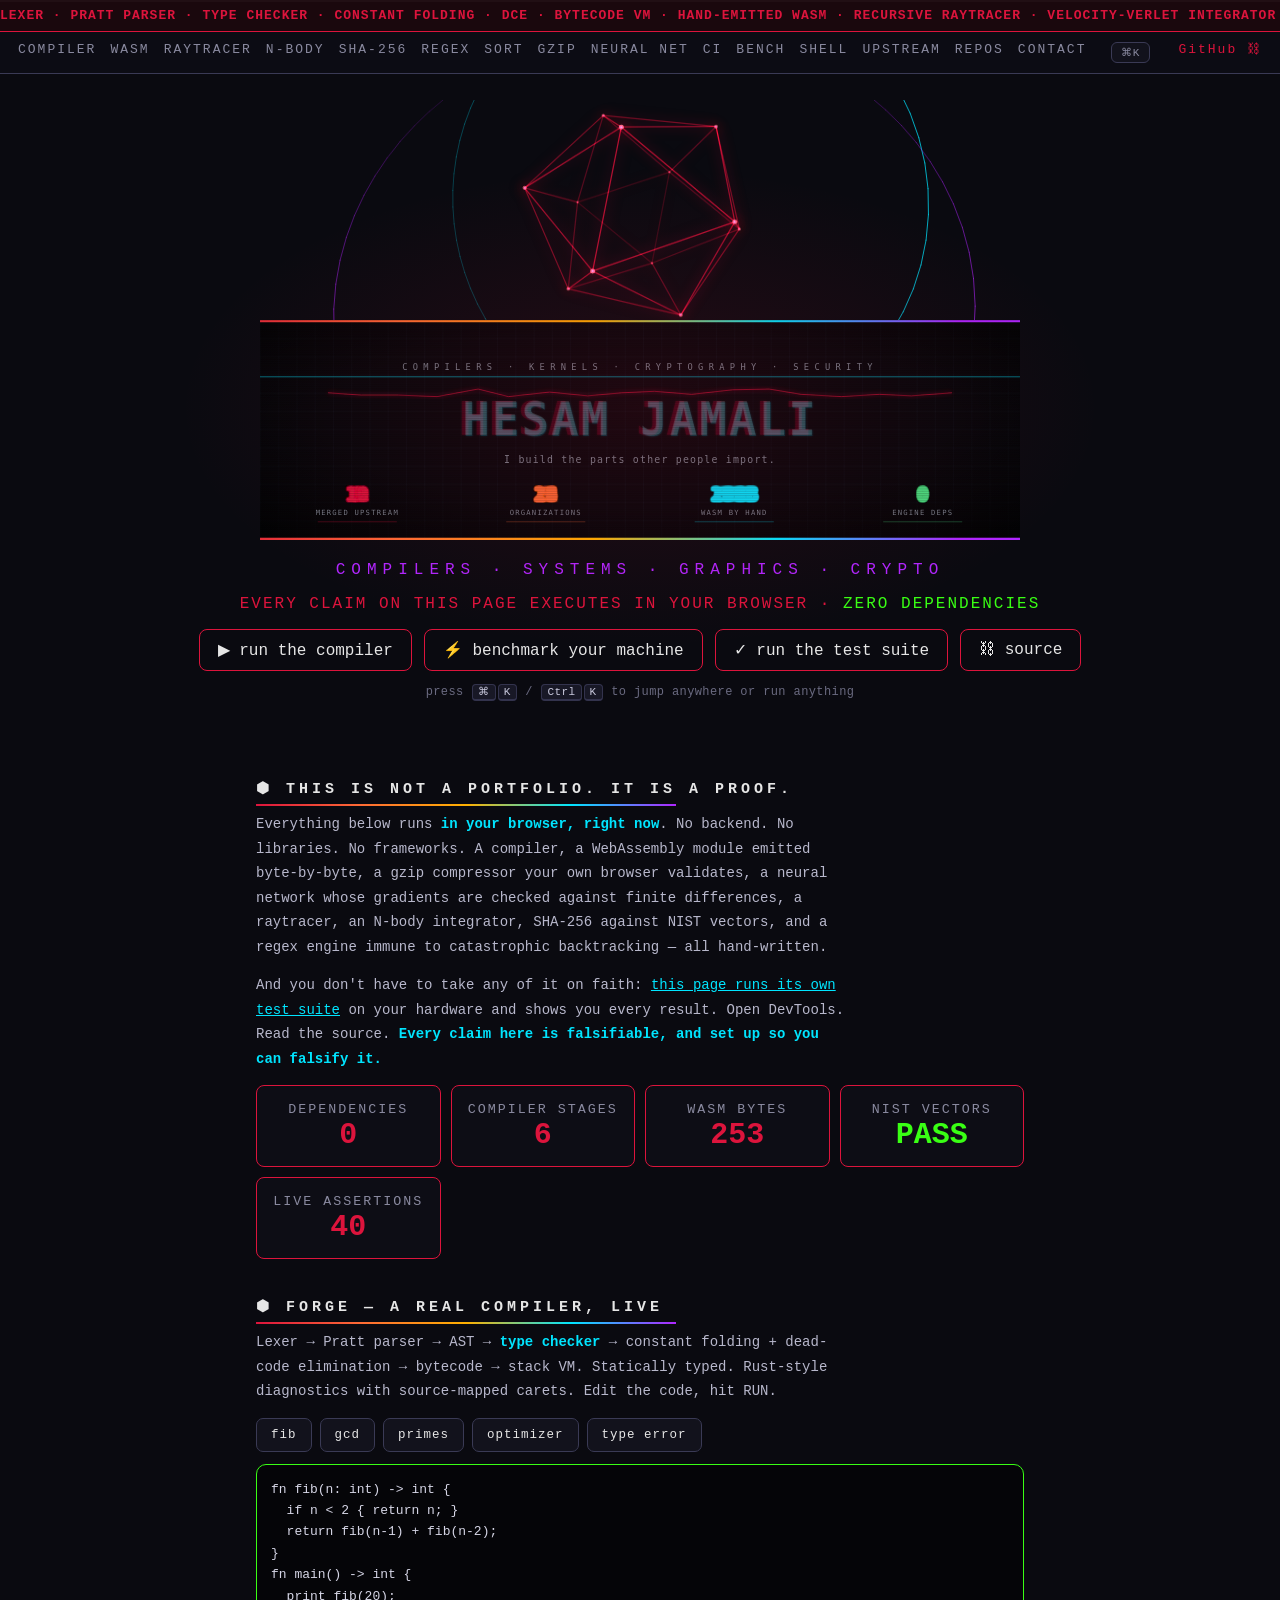
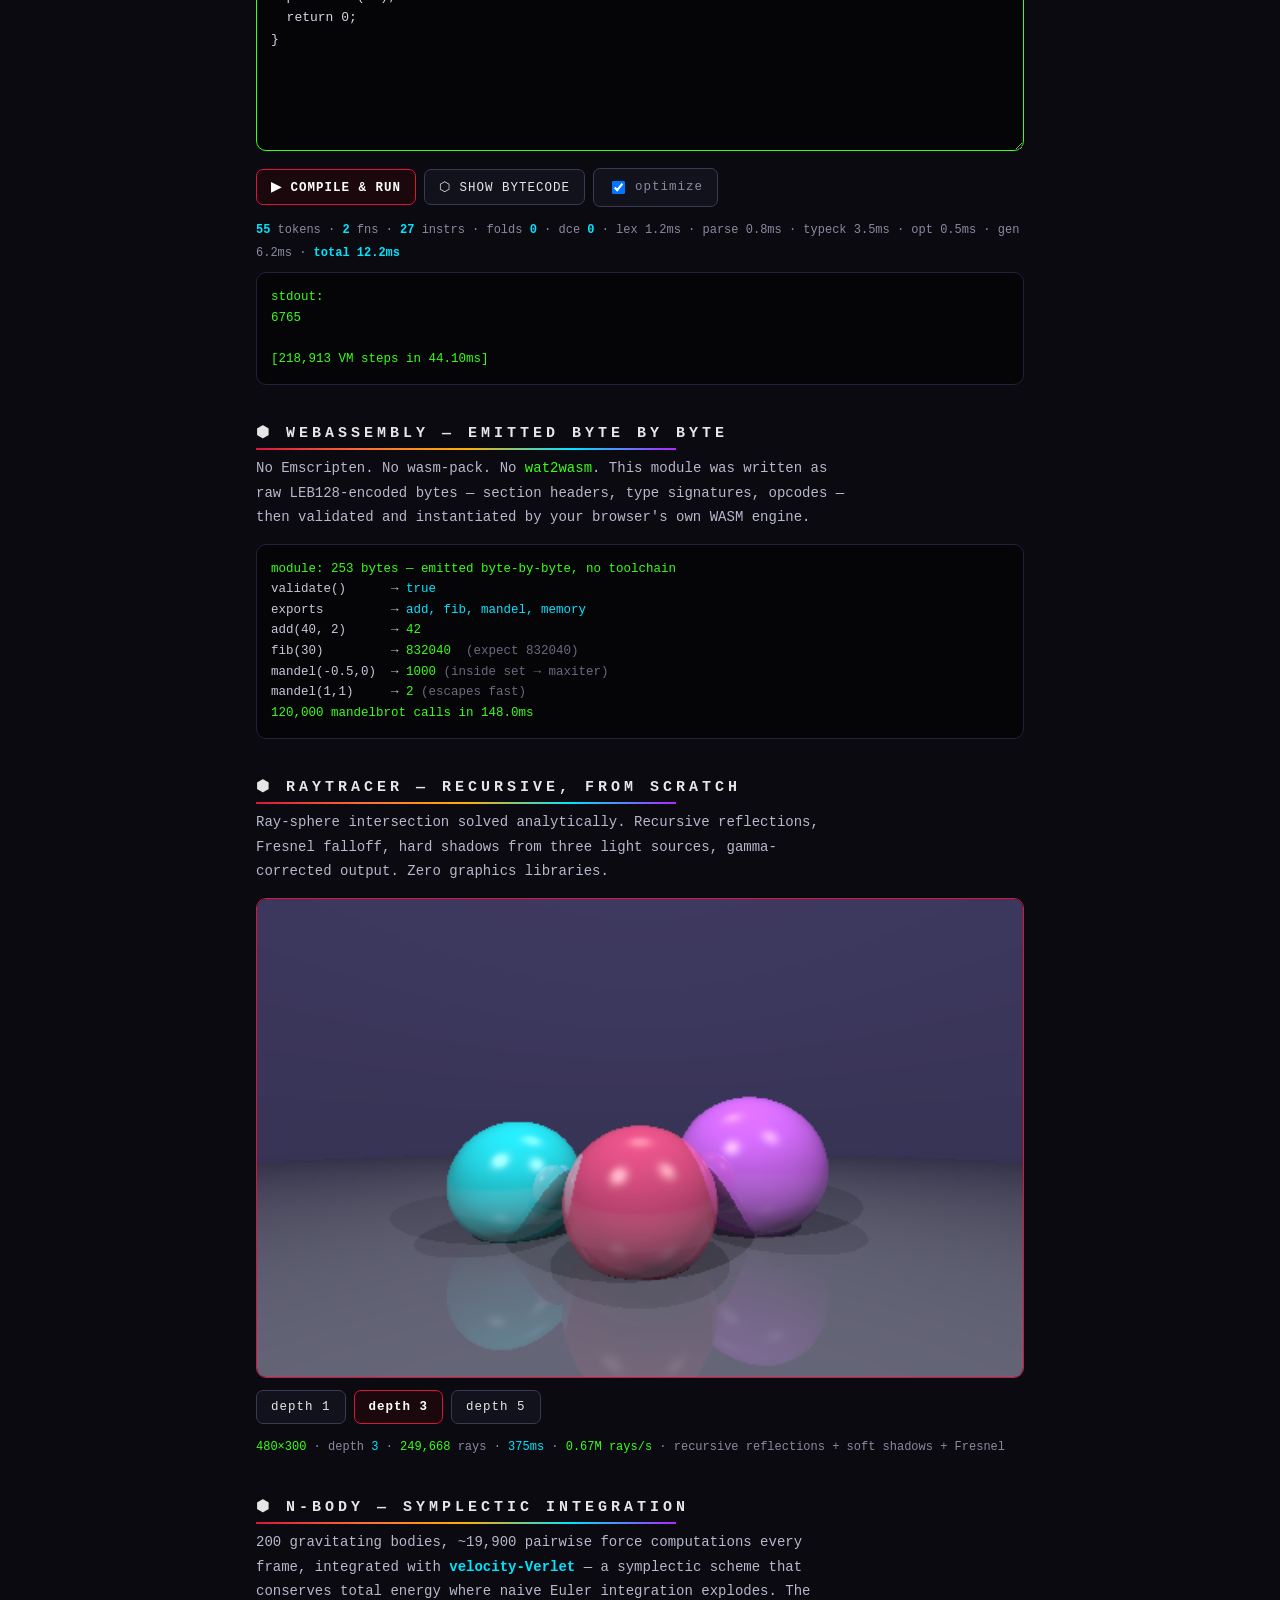
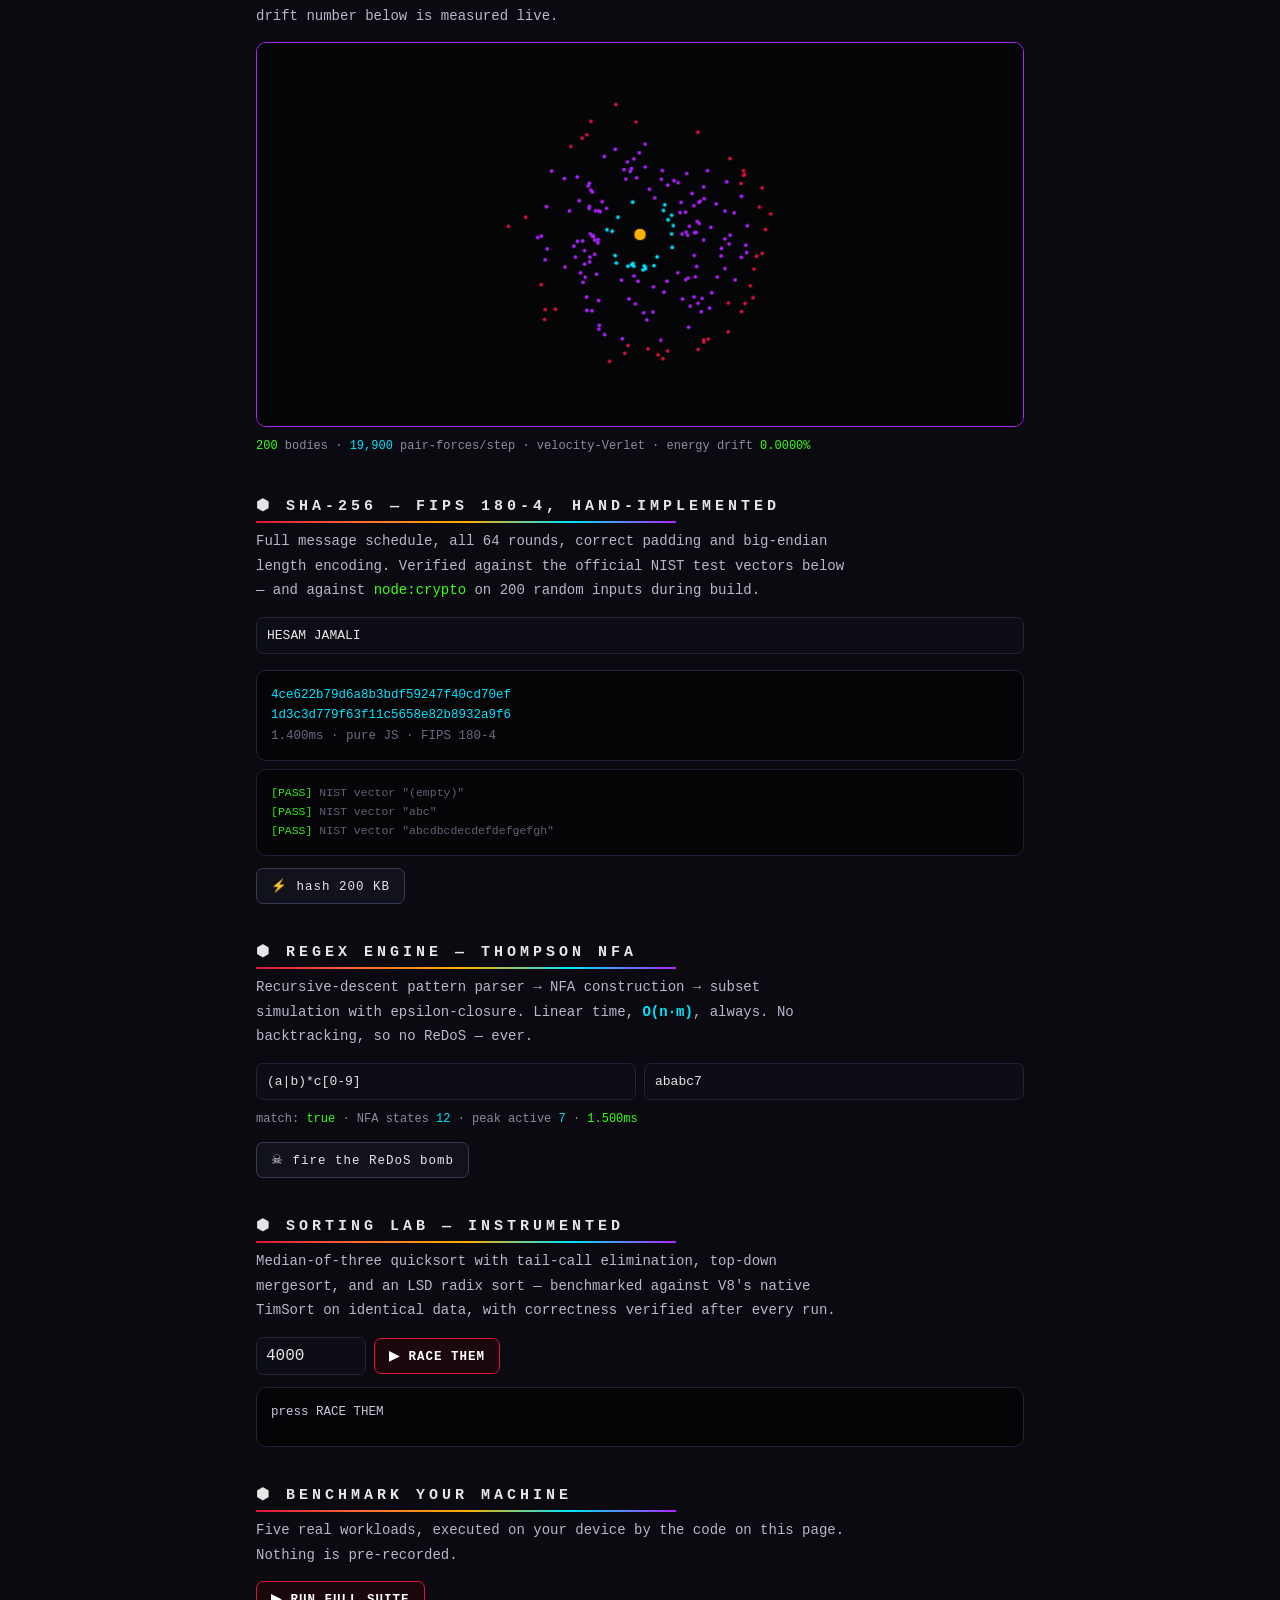
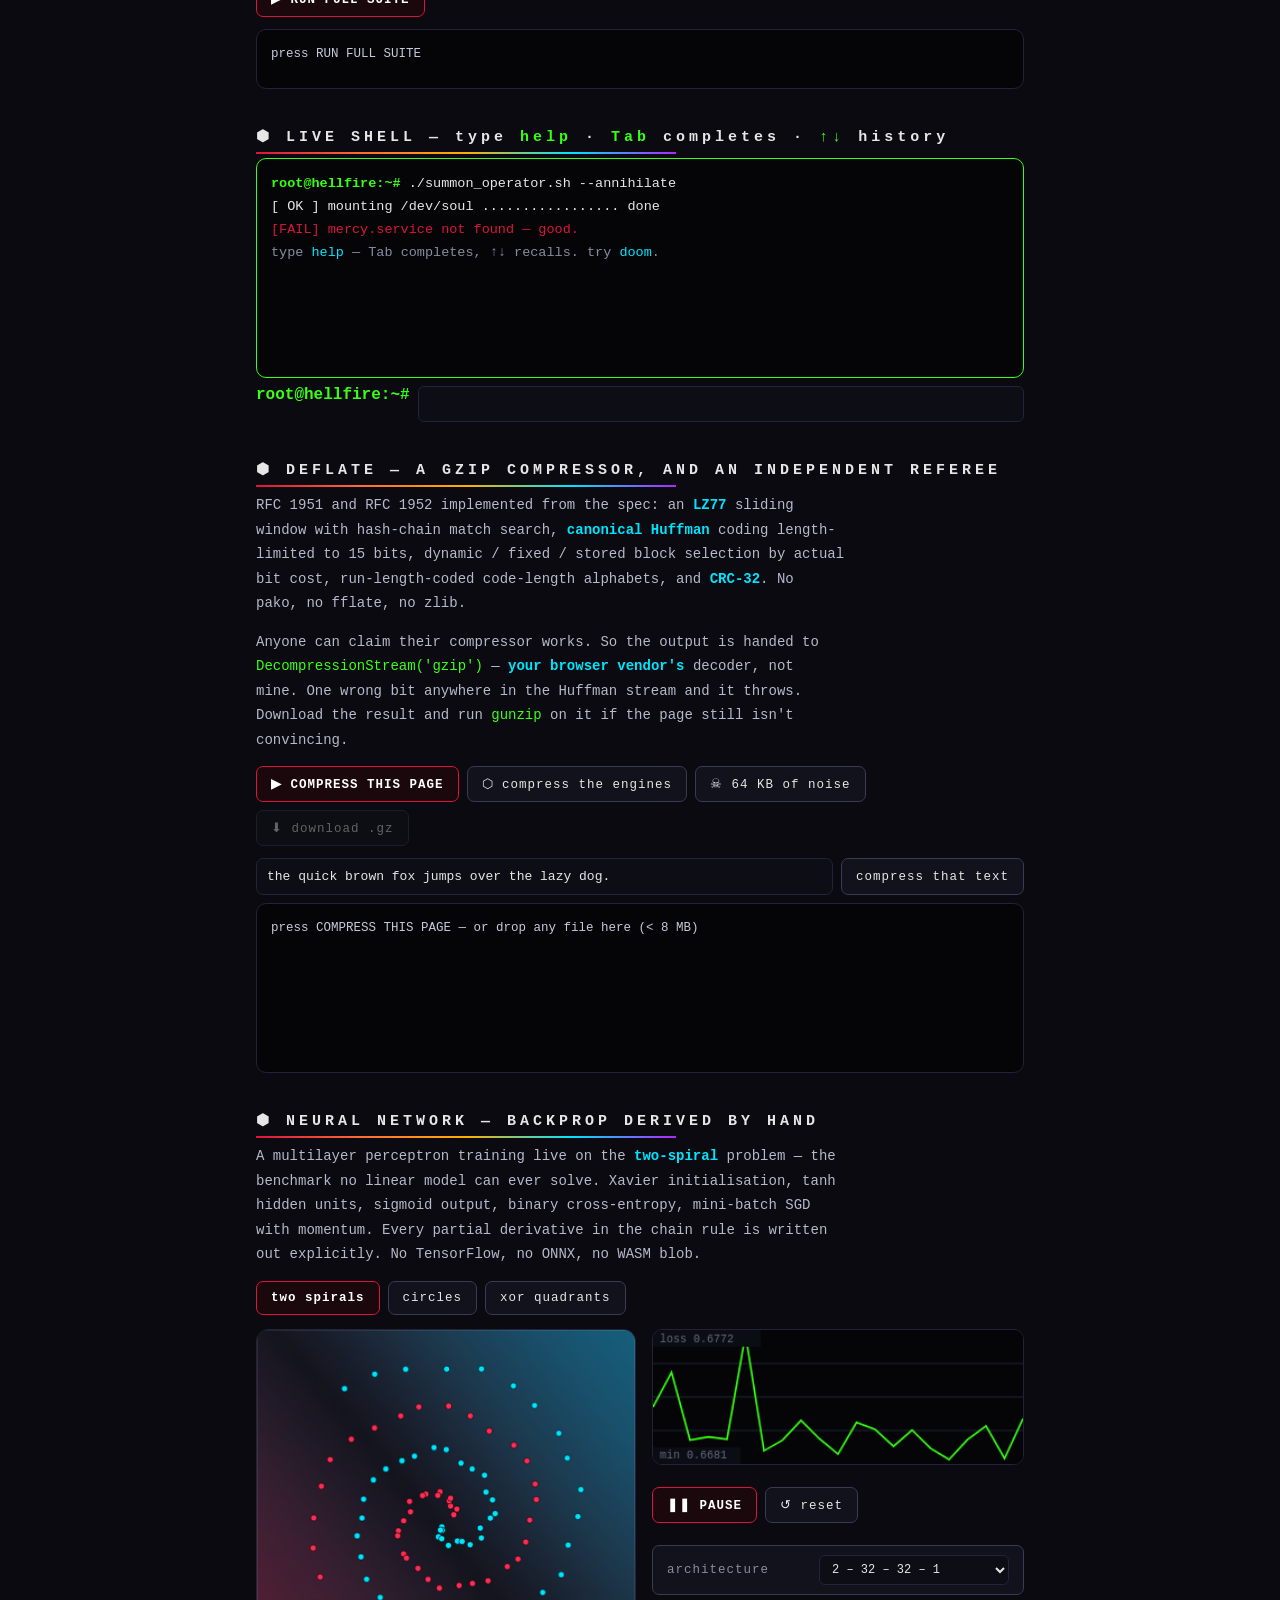
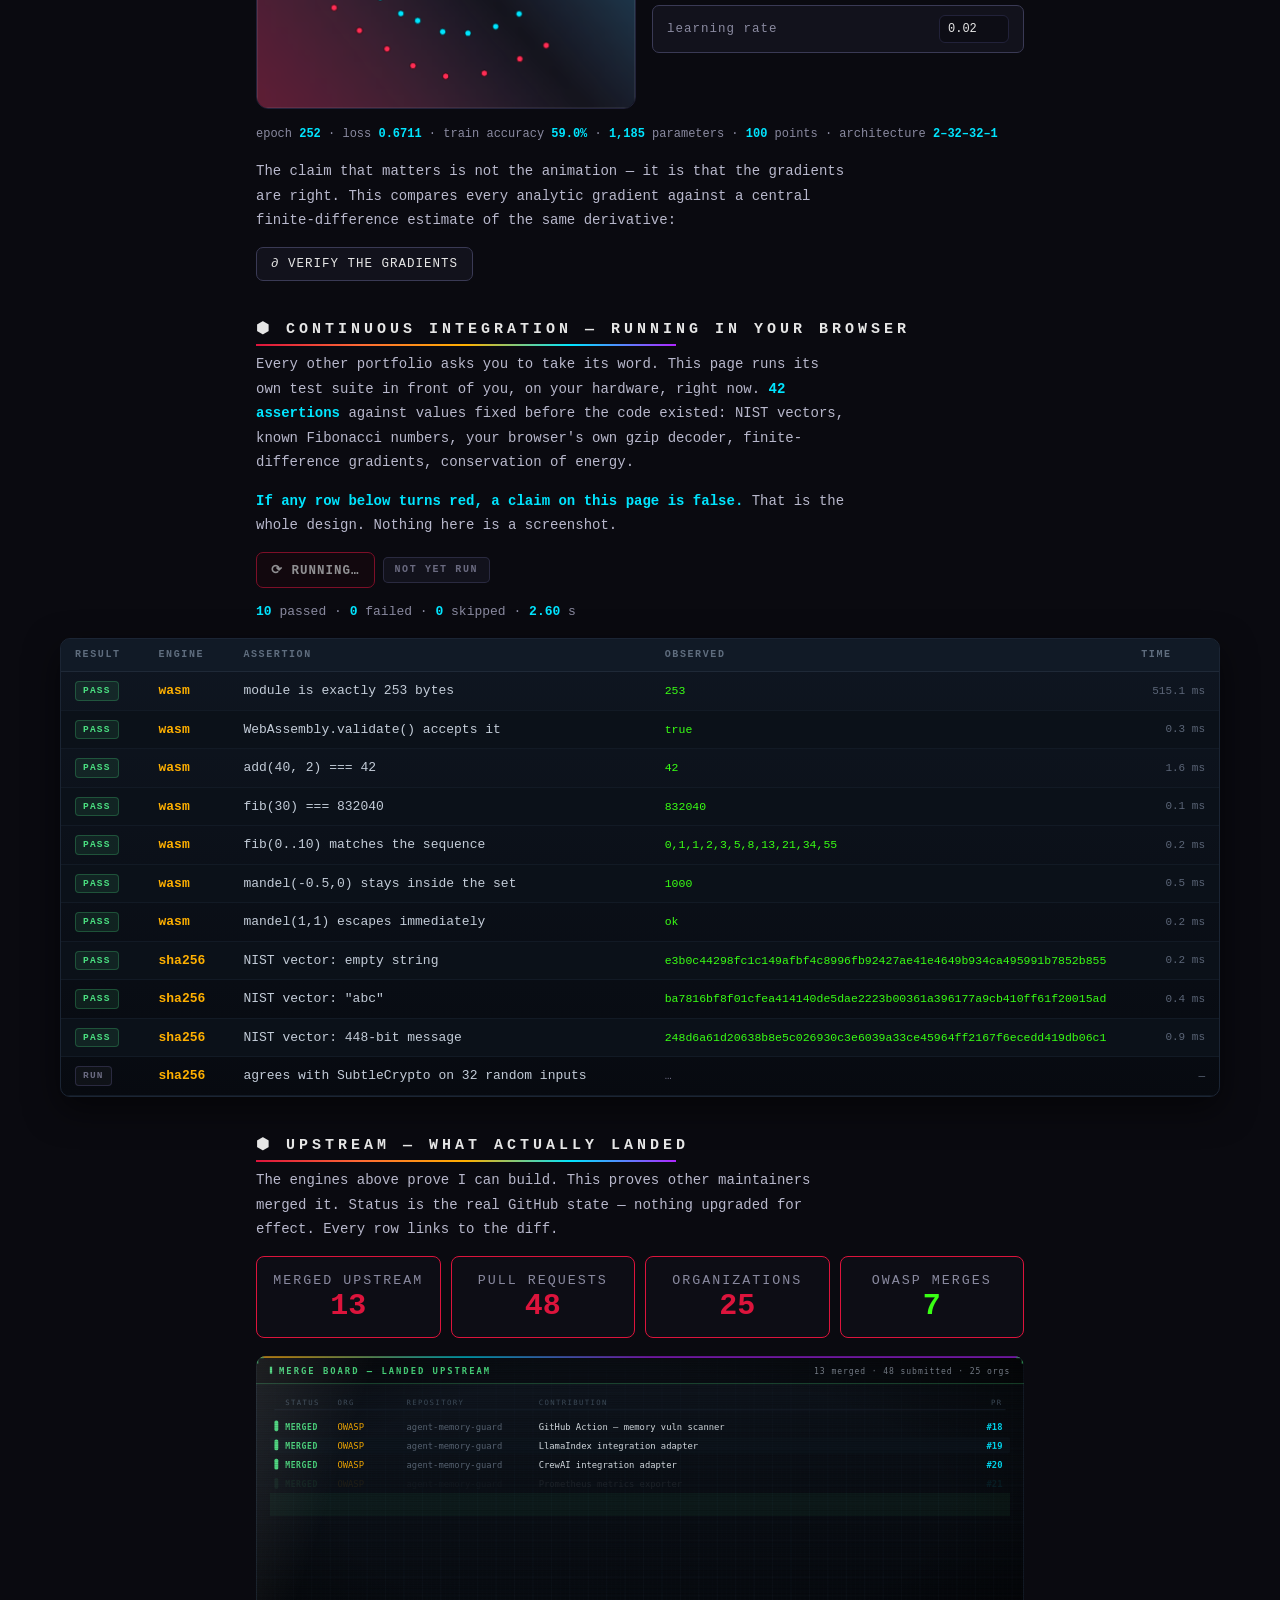
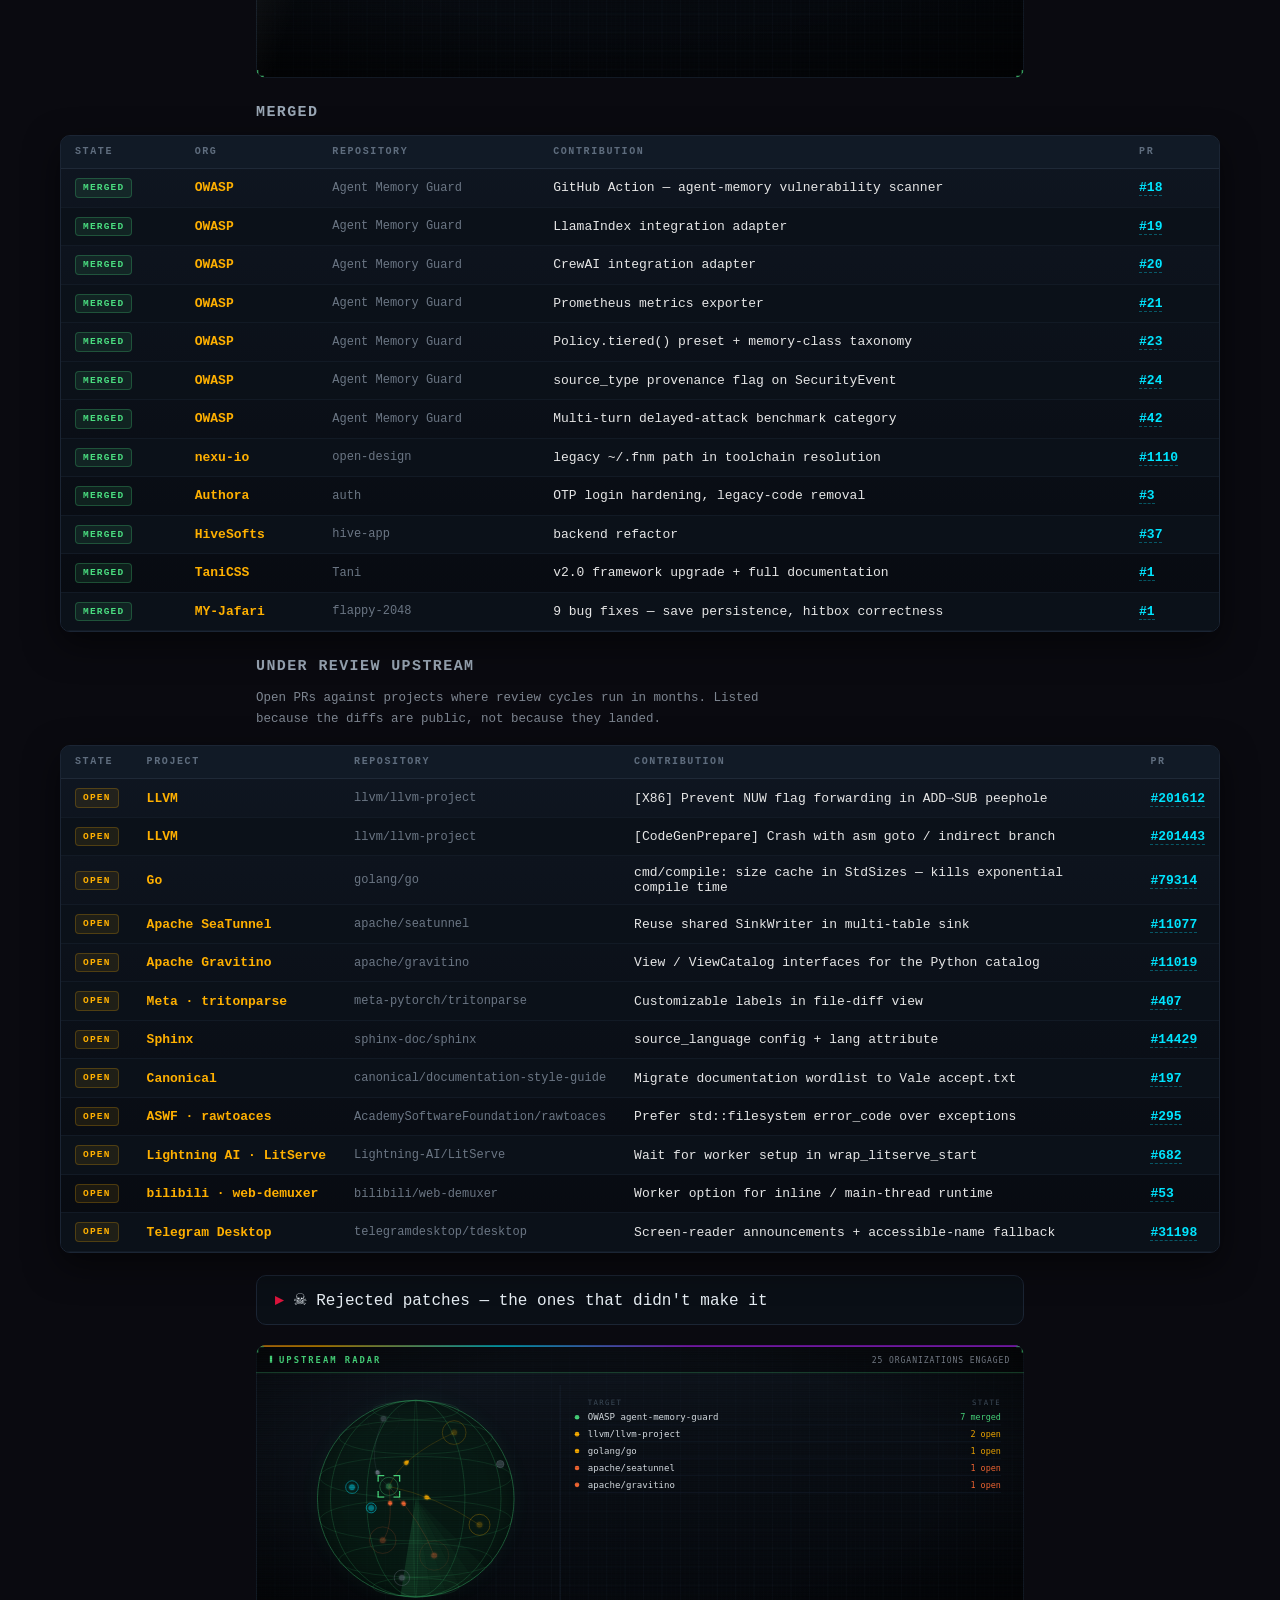
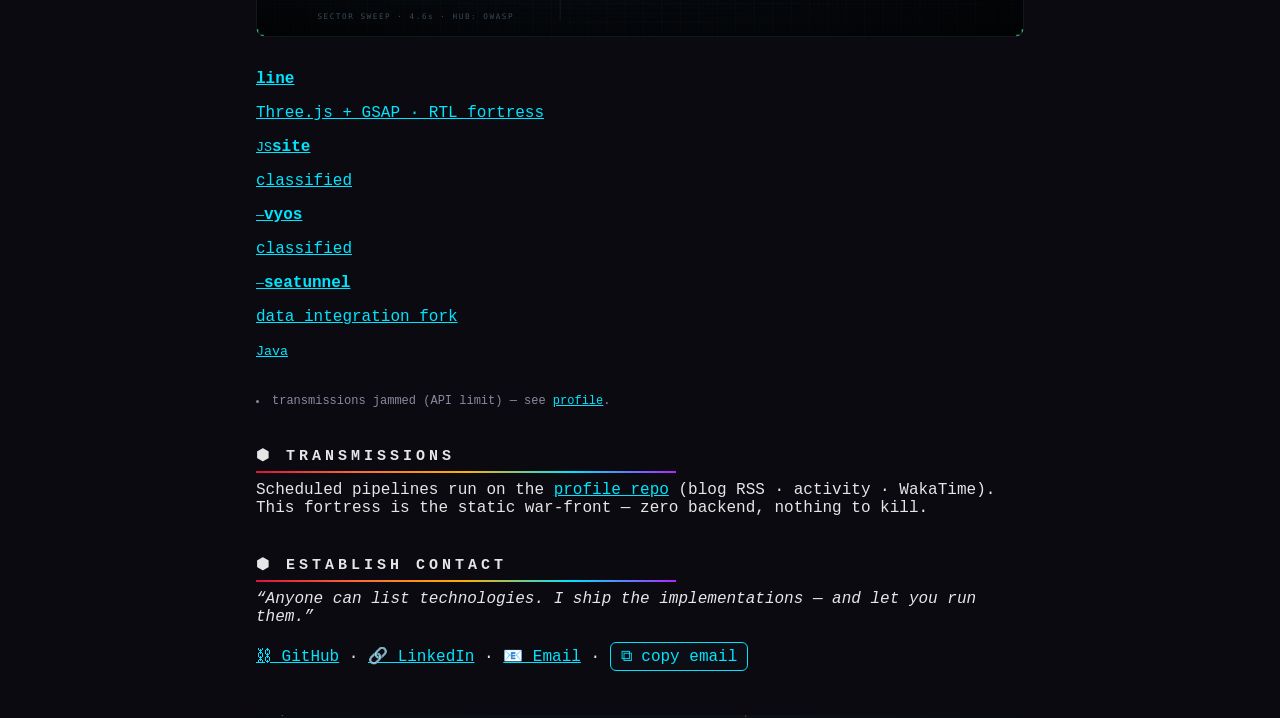
<file: index.html>
<!DOCTYPE html>
<html lang="en">
<head>
<meta charset="UTF-8"/>
<meta name="viewport" content="width=device-width, initial-scale=1.0"/>
<title>HESAM JAMALI — compiler · wasm · gzip · neural net, live in your browser</title>
<meta name="description" content="A compiler, a hand-emitted WebAssembly module, a gzip compressor your own browser verifies, a neural network with hand-derived backprop, a raytracer and SHA-256 — written from scratch, running live in your browser, with a 42-assertion test suite that proves it. Zero dependencies."/>
<link rel="canonical" href="https://hesam-oxe.github.io/"/>
<meta name="theme-color" content="#0a0a10"/>
<meta property="og:type" content="website"/>
<meta property="og:title" content="Hesam Jamali — a compiler, a hand-written WASM module, and SHA-256, live in your browser"/>
<meta property="og:description" content="A six-stage compiler, a 253-byte WebAssembly module emitted byte by byte, an RFC 1951 gzip compressor validated by your browser's own decoder, backpropagation checked against finite differences, and FIPS 180-4 SHA-256 — hand-written, zero dependencies, executing on your machine right now."/>
<meta property="og:url" content="https://hesam-oxe.github.io/"/>
<meta name="twitter:card" content="summary_large_image"/>
<meta property="og:image" content="https://hesam-oxe.github.io/assets/glitch-name.svg"/>
<meta name="twitter:title" content="Hesam Jamali — compilers, systems, cryptography"/>
<meta name="twitter:description" content="Compiler, hand-emitted WASM, gzip, backprop, raytracer, SHA-256 — live in your browser, with a test suite that runs in front of you. Every claim is falsifiable."/>
<link rel="icon" type="image/svg+xml" href="favicon.svg"/>
<link rel="manifest" href="manifest.webmanifest"/>
<link rel="stylesheet" href="styles.css"/>
<script type="application/ld+json">
{"@context":"https://schema.org","@type":"Person","name":"Hesam Jamali","alternateName":"hesam-oxe",
"url":"https://hesam-oxe.github.io/","email":"mailto:chngyzkhanwhsht@gmail.com",
"jobTitle":"Systems & Compiler Engineer",
"description":"Writes compilers, WebAssembly, renderers, cryptography and compression from scratch. Contributor to OWASP, LLVM, Apache SeaTunnel, Apache Gravitino, Sphinx and Telegram Desktop.",
"knowsAbout":["Compilers","WebAssembly","Computer graphics","Cryptography","Data compression","Rust","C","TypeScript","Python"],
"sameAs":["https://github.com/hesam-oxe","https://www.linkedin.com/in/hesam-jamali-218b93414/"]}
</script>
</head>
<body>
<a class="skip" href="#main">skip to content</a>
<div class="ticker" aria-hidden="true"><span>LEXER · PRATT PARSER · TYPE CHECKER · CONSTANT FOLDING · DCE · BYTECODE VM · HAND-EMITTED WASM · RECURSIVE RAYTRACER · VELOCITY-VERLET INTEGRATOR · FIPS 180-4 SHA-256 · THOMPSON NFA · LZ77 · CANONICAL HUFFMAN · CRC-32 · BACKPROPAGATION · 42 LIVE ASSERTIONS · ZERO DEPENDENCIES ·&nbsp;</span><span>LEXER · PRATT PARSER · TYPE CHECKER · CONSTANT FOLDING · DCE · BYTECODE VM · HAND-EMITTED WASM · RECURSIVE RAYTRACER · VELOCITY-VERLET INTEGRATOR · FIPS 180-4 SHA-256 · THOMPSON NFA · LZ77 · CANONICAL HUFFMAN · CRC-32 · BACKPROPAGATION · 42 LIVE ASSERTIONS · ZERO DEPENDENCIES ·&nbsp;</span></div>
<nav aria-label="sections">
  <a href="#compiler">COMPILER</a><a href="#wasm">WASM</a><a href="#raytracer">RAYTRACER</a><a
  href="#nbody">N-BODY</a><a href="#crypto">SHA-256</a><a href="#regex">REGEX</a><a
  href="#sortlab">SORT</a><a href="#gzip">GZIP</a><a href="#nn">NEURAL NET</a><a
  href="#ci">CI</a><a href="#bench">BENCH</a><a href="#shell">SHELL</a><a
  href="#upstream">UPSTREAM</a><a href="#repos">REPOS</a><a href="#contact">CONTACT</a>
  <button class="palbtn" data-palette type="button" aria-label="open command palette">⌘K</button>
  <a class="gh" href="https://github.com/hesam-oxe">GitHub ⛓</a>
</nav>
<header class="hero">
  <canvas id="hero3d" aria-label="3D core (WebGL, optional)"></canvas>
  <img class="hero-fallback" src="assets/glitch-name.svg" alt="HESAM JAMALI" fetchpriority="high"/>
  <p class="sub">COMPILERS · SYSTEMS · GRAPHICS · CRYPTO</p>
  <p class="kill">EVERY CLAIM ON THIS PAGE EXECUTES IN YOUR BROWSER · <span class="g">ZERO DEPENDENCIES</span></p>
  <div class="cta">
    <a href="#compiler">▶ run the compiler</a>
    <a href="#bench">⚡ benchmark your machine</a>
    <a href="#ci">✓ run the test suite</a>
    <a href="https://github.com/hesam-oxe">⛓ source</a>
  </div>
  <p class="hint">press <kbd>⌘</kbd><kbd>K</kbd> <span class="d">/</span> <kbd>Ctrl</kbd><kbd>K</kbd> <span class="d">to jump anywhere or run anything</span></p>
</header>
<main id="main">
  <section id="proof" class="reveal">
    <h2>⬢ THIS IS NOT A PORTFOLIO. IT IS A PROOF.</h2>
    <p class="lead">Everything below runs <b>in your browser, right now</b>. No backend. No libraries.
    No frameworks. A compiler, a WebAssembly module emitted byte-by-byte, a gzip compressor your own
    browser validates, a neural network whose gradients are checked against finite differences, a
    raytracer, an N-body integrator, SHA-256 against NIST vectors, and a regex engine immune to
    catastrophic backtracking — all hand-written.</p>
    <p class="lead">And you don't have to take any of it on faith: <a href="#ci">this page runs its
    own test suite</a> on your hardware and shows you every result. Open DevTools. Read the source.
    <b>Every claim here is falsifiable, and set up so you can falsify it.</b></p>
    <div class="cards">
      <div><small>DEPENDENCIES</small><b>0</b></div>
      <div><small>COMPILER STAGES</small><b>6</b></div>
      <div><small>WASM BYTES</small><b>253</b></div>
      <div><small>NIST VECTORS</small><b class="g">PASS</b></div>
      <div><small>LIVE ASSERTIONS</small><b id="cicount2">40</b></div>
    </div>
  </section>

  <section id="compiler" class="reveal">
    <h2>⬢ FORGE — A REAL COMPILER, LIVE</h2>
    <p class="lead">Lexer → Pratt parser → AST → <b>type checker</b> → constant folding + dead-code
    elimination → bytecode → stack VM. Statically typed. Rust-style diagnostics with source-mapped
    carets. Edit the code, hit RUN.</p>
    <div class="btnrow">
      <button data-demo="fib" type="button">fib</button>
      <button data-demo="gcd" type="button">gcd</button>
      <button data-demo="sieve" type="button">primes</button>
      <button data-demo="optimize" type="button">optimizer</button>
      <button data-demo="typeerror" type="button">type error</button>
    </div>
    <textarea id="csrc" spellcheck="false" aria-label="source code" rows="12"></textarea>
    <div class="btnrow">
      <button id="crun" class="primary" type="button">▶ COMPILE &amp; RUN</button>
      <button id="casm" type="button">⬡ SHOW BYTECODE</button>
      <label class="chk"><input id="coptim" type="checkbox" checked/> optimize</label>
    </div>
    <p class="stats" id="cstats"></p>
    <pre class="out" id="cout" aria-live="polite"></pre>
  </section>

  <section id="wasm" class="reveal">
    <h2>⬢ WEBASSEMBLY — EMITTED BYTE BY BYTE</h2>
    <p class="lead">No Emscripten. No wasm-pack. No <code>wat2wasm</code>. This module was written as raw
    LEB128-encoded bytes — section headers, type signatures, opcodes — then validated and instantiated
    by your browser's own WASM engine.</p>
    <pre class="out" id="wasmout">loading module…</pre>
  </section>

  <section id="raytracer" class="reveal">
    <h2>⬢ RAYTRACER — RECURSIVE, FROM SCRATCH</h2>
    <p class="lead">Ray-sphere intersection solved analytically. Recursive reflections, Fresnel falloff,
    hard shadows from three light sources, gamma-corrected output. Zero graphics libraries.</p>
    <canvas id="rtcv" width="480" height="300" aria-label="raytraced scene rendered live"></canvas>
    <div class="btnrow">
      <button id="rtd2" type="button">depth 1</button>
      <button id="rtd3" class="primary" type="button">depth 3</button>
      <button id="rtd5" type="button">depth 5</button>
    </div>
    <p class="stats" id="rtinfo"></p>
  </section>

  <section id="nbody" class="reveal">
    <h2>⬢ N-BODY — SYMPLECTIC INTEGRATION</h2>
    <p class="lead">200 gravitating bodies, ~19,900 pairwise force computations every frame, integrated
    with <b>velocity-Verlet</b> — a symplectic scheme that conserves total energy where naive Euler
    integration explodes. The drift number below is measured live.</p>
    <canvas id="nbcv" width="680" height="340" aria-label="n-body gravitational simulation"></canvas>
    <p class="stats" id="nbinfo"></p>
  </section>

  <section id="crypto" class="reveal">
    <h2>⬢ SHA-256 — FIPS 180-4, HAND-IMPLEMENTED</h2>
    <p class="lead">Full message schedule, all 64 rounds, correct padding and big-endian length encoding.
    Verified against the official NIST test vectors below — and against <code>node:crypto</code> on 200
    random inputs during build.</p>
    <input id="shain" class="wide" spellcheck="false" aria-label="text to hash"/>
    <pre class="out" id="shaout"></pre>
    <pre class="out small" id="shavec"></pre>
    <div class="btnrow"><button id="shabench" type="button">⚡ hash 200 KB</button></div>
    <p class="stats" id="shabenchout"></p>
  </section>

  <section id="regex" class="reveal">
    <h2>⬢ REGEX ENGINE — THOMPSON NFA</h2>
    <p class="lead">Recursive-descent pattern parser → NFA construction → subset simulation with
    epsilon-closure. Linear time, <b>O(n·m)</b>, always. No backtracking, so no ReDoS — ever.</p>
    <div class="inputrow">
      <input id="rep" class="wide" value="(a|b)*c[0-9]" spellcheck="false" aria-label="regex pattern"/>
      <input id="res" class="wide" value="ababc7" spellcheck="false" aria-label="test string"/>
    </div>
    <p class="stats" id="reout"></p>
    <div class="btnrow"><button id="reevil" type="button">☠ fire the ReDoS bomb</button></div>
    <p class="stats" id="reevilout"></p>
  </section>

  <section id="sortlab" class="reveal">
    <h2>⬢ SORTING LAB — INSTRUMENTED</h2>
    <p class="lead">Median-of-three quicksort with tail-call elimination, top-down mergesort, and an
    LSD radix sort — benchmarked against V8's native TimSort on identical data, with correctness
    verified after every run.</p>
    <div class="btnrow">
      <input id="sortn" type="number" value="4000" min="100" max="200000" step="100" aria-label="element count"/>
      <button id="sortrun" class="primary" type="button">▶ RACE THEM</button>
    </div>
    <pre class="out" id="sortout">press RACE THEM</pre>
  </section>

  <section id="bench" class="reveal">
    <h2>⬢ BENCHMARK YOUR MACHINE</h2>
    <p class="lead">Five real workloads, executed on your device by the code on this page. Nothing is
    pre-recorded.</p>
    <div class="btnrow"><button id="benchrun" class="primary" type="button">▶ RUN FULL SUITE</button></div>
    <pre class="out" id="benchout">press RUN FULL SUITE</pre>
  </section>

  <section id="shell" class="reveal">
    <h2>⬢ LIVE SHELL — type <code>help</code> · <code>Tab</code> completes · <code>↑↓</code> history</h2>
    <div class="term" id="term" role="log" aria-label="emulated ring-0 shell" aria-live="polite"></div>
    <form id="termform"><span aria-hidden="true">root@hellfire:~#</span><input id="terminput" autocomplete="off" autocapitalize="off" spellcheck="false" aria-label="shell input" maxlength="120"/></form>
  </section>

  <section id="gzip" class="reveal">
    <h2>⬢ DEFLATE — A GZIP COMPRESSOR, AND AN INDEPENDENT REFEREE</h2>
    <p class="lead">RFC&nbsp;1951 and RFC&nbsp;1952 implemented from the spec: an <b>LZ77</b> sliding
    window with hash-chain match search, <b>canonical Huffman</b> coding length-limited to 15 bits,
    dynamic / fixed / stored block selection by actual bit cost, run-length-coded code-length
    alphabets, and <b>CRC-32</b>. No pako, no fflate, no zlib.</p>
    <p class="lead">Anyone can claim their compressor works. So the output is handed to
    <code>DecompressionStream('gzip')</code> — <b>your browser vendor's</b> decoder, not mine. One
    wrong bit anywhere in the Huffman stream and it throws. Download the result and run
    <code>gunzip</code> on it if the page still isn't convincing.</p>
    <div class="btnrow">
      <button id="gzpage" class="primary" type="button">▶ COMPRESS THIS PAGE</button>
      <button id="gzengine" type="button">⬡ compress the engines</button>
      <button id="gzrandom" type="button">☠ 64 KB of noise</button>
      <button id="gzdl" type="button" disabled>⬇ download .gz</button>
    </div>
    <div class="inputrow">
      <input id="gzin" class="wide" spellcheck="false" value="the quick brown fox jumps over the lazy dog. " aria-label="text to compress"/>
      <button id="gztext" type="button">compress that text</button>
    </div>
    <pre class="out" id="gzout" aria-live="polite">press COMPRESS THIS PAGE — or drop any file here (&lt; 8 MB)</pre>
    <p class="stats" id="gzstat"></p>
  </section>

  <section id="nn" class="reveal">
    <h2>⬢ NEURAL NETWORK — BACKPROP DERIVED BY HAND</h2>
    <p class="lead">A multilayer perceptron training live on the <b>two-spiral</b> problem — the
    benchmark no linear model can ever solve. Xavier initialisation, tanh hidden units, sigmoid
    output, binary cross-entropy, mini-batch SGD with momentum. Every partial derivative in the
    chain rule is written out explicitly. No TensorFlow, no ONNX, no WASM blob.</p>
    <div class="btnrow">
      <button data-ds="spirals" class="primary" type="button">two spirals</button>
      <button data-ds="circles" type="button">circles</button>
      <button data-ds="xor" type="button">xor quadrants</button>
    </div>
    <div class="nnwrap">
      <canvas id="nncv" width="380" height="380" aria-label="decision boundary learned live"></canvas>
      <div class="nnside">
        <canvas id="nnloss" width="330" height="120" aria-label="training loss curve"></canvas>
        <div class="btnrow">
          <button id="nnrun" class="primary" type="button">▶ TRAIN</button>
          <button id="nnreset" type="button">↺ reset</button>
        </div>
        <label class="chk">architecture
          <select id="nnarch">
            <option value="32-32" selected>2 – 32 – 32 – 1</option>
            <option value="8">2 – 8 – 1 (too small)</option>
            <option value="16-16">2 – 16 – 16 – 1</option>
            <option value="48-48">2 – 48 – 48 – 1</option>
            <option value="24-24-24">2 – 24 – 24 – 24 – 1</option>
          </select>
        </label>
        <label class="chk">learning rate
          <input id="nnlr" type="number" value="0.02" step="0.005" min="0.001" max="0.2"/>
        </label>
      </div>
    </div>
    <p class="stats" id="nnstat"></p>
    <p class="lead">The claim that matters is not the animation — it is that the gradients are
    right. This compares every analytic gradient against a central finite-difference estimate of
    the same derivative:</p>
    <div class="btnrow"><button id="nngcrun" type="button">∂ VERIFY THE GRADIENTS</button></div>
    <p class="stats" id="nngc"></p>
  </section>

  <section id="ci" class="reveal">
    <h2>⬢ CONTINUOUS INTEGRATION — RUNNING IN YOUR BROWSER</h2>
    <p class="lead">Every other portfolio asks you to take its word. This page runs its own test
    suite in front of you, on your hardware, right now. <b><span id="cicount">40</span> assertions</b>
    against values fixed before the code existed: NIST vectors, known Fibonacci numbers, your
    browser's own gzip decoder, finite-difference gradients, conservation of energy.</p>
    <p class="lead"><b>If any row below turns red, a claim on this page is false.</b> That is the
    whole design. Nothing here is a screenshot.</p>
    <div class="btnrow">
      <button id="cirun" class="primary" type="button">▶ RUN THE SUITE</button>
      <span class="badge" id="cibadge">NOT YET RUN</span>
    </div>
    <p class="stats" id="cisum"></p>
    <div class="tblwrap"><table class="ev ci">
      <thead><tr><th>Result</th><th>Engine</th><th>Assertion</th><th>Observed</th><th>Time</th></tr></thead>
      <tbody id="cibody"></tbody>
    </table></div>
  </section>
  <section id="upstream" class="reveal">
    <h2>⬢ UPSTREAM — WHAT ACTUALLY LANDED</h2>
    <p class="lead">The engines above prove I can build. This proves other maintainers merged it.
    Status is the real GitHub state — nothing upgraded for effect. Every row links to the diff.</p>
    <div class="cards">
      <div><small>MERGED UPSTREAM</small><b>13</b></div>
      <div><small>PULL REQUESTS</small><b>48</b></div>
      <div><small>ORGANIZATIONS</small><b>25</b></div>
      <div><small>OWASP MERGES</small><b class="g">7</b></div>
    </div>
    <img class="panel" src="assets/kill-board.svg" alt="merge board — patches landed upstream" loading="lazy"/>
    <h3>Merged</h3>
    <div class="tblwrap"><table class="ev">
      <thead><tr><th>State</th><th>Org</th><th>Repository</th><th>Contribution</th><th>PR</th></tr></thead>
      <tbody><tr><td><span class="pill ok">MERGED</span></td><td class="org">OWASP</td><td class="repo">Agent Memory Guard</td><td>GitHub Action — agent-memory vulnerability scanner</td><td><a class="pr" href="https://github.com/OWASP/www-project-agent-memory-guard/pull/18">#18</a></td></tr><tr><td><span class="pill ok">MERGED</span></td><td class="org">OWASP</td><td class="repo">Agent Memory Guard</td><td>LlamaIndex integration adapter</td><td><a class="pr" href="https://github.com/OWASP/www-project-agent-memory-guard/pull/19">#19</a></td></tr><tr><td><span class="pill ok">MERGED</span></td><td class="org">OWASP</td><td class="repo">Agent Memory Guard</td><td>CrewAI integration adapter</td><td><a class="pr" href="https://github.com/OWASP/www-project-agent-memory-guard/pull/20">#20</a></td></tr><tr><td><span class="pill ok">MERGED</span></td><td class="org">OWASP</td><td class="repo">Agent Memory Guard</td><td>Prometheus metrics exporter</td><td><a class="pr" href="https://github.com/OWASP/www-project-agent-memory-guard/pull/21">#21</a></td></tr><tr><td><span class="pill ok">MERGED</span></td><td class="org">OWASP</td><td class="repo">Agent Memory Guard</td><td>Policy.tiered() preset + memory-class taxonomy</td><td><a class="pr" href="https://github.com/OWASP/www-project-agent-memory-guard/pull/23">#23</a></td></tr><tr><td><span class="pill ok">MERGED</span></td><td class="org">OWASP</td><td class="repo">Agent Memory Guard</td><td>source_type provenance flag on SecurityEvent</td><td><a class="pr" href="https://github.com/OWASP/www-project-agent-memory-guard/pull/24">#24</a></td></tr><tr><td><span class="pill ok">MERGED</span></td><td class="org">OWASP</td><td class="repo">Agent Memory Guard</td><td>Multi-turn delayed-attack benchmark category</td><td><a class="pr" href="https://github.com/OWASP/www-project-agent-memory-guard/pull/42">#42</a></td></tr><tr><td><span class="pill ok">MERGED</span></td><td class="org">nexu-io</td><td class="repo">open-design</td><td>legacy ~/.fnm path in toolchain resolution</td><td><a class="pr" href="https://github.com/nexu-io/open-design/pull/1110">#1110</a></td></tr><tr><td><span class="pill ok">MERGED</span></td><td class="org">Authora</td><td class="repo">auth</td><td>OTP login hardening, legacy-code removal</td><td><a class="pr" href="https://github.com/Authorair/Authora/pull/3">#3</a></td></tr><tr><td><span class="pill ok">MERGED</span></td><td class="org">HiveSofts</td><td class="repo">hive-app</td><td>backend refactor</td><td><a class="pr" href="https://github.com/HiveSofts/hive-app/pull/37">#37</a></td></tr><tr><td><span class="pill ok">MERGED</span></td><td class="org">TaniCSS</td><td class="repo">Tani</td><td>v2.0 framework upgrade + full documentation</td><td><a class="pr" href="https://github.com/TaniCSS/Tani/pull/1">#1</a></td></tr><tr><td><span class="pill ok">MERGED</span></td><td class="org">MY-Jafari</td><td class="repo">flappy-2048</td><td>9 bug fixes — save persistence, hitbox correctness</td><td><a class="pr" href="https://github.com/MY-Jafari/flappy-2048/pull/1">#1</a></td></tr></tbody>
    </table></div>
    <h3>Under review upstream</h3>
    <p class="lead small">Open PRs against projects where review cycles run in months. Listed because
    the diffs are public, not because they landed.</p>
    <div class="tblwrap"><table class="ev">
      <thead><tr><th>State</th><th>Project</th><th>Repository</th><th>Contribution</th><th>PR</th></tr></thead>
      <tbody><tr><td><span class="pill open">OPEN</span></td><td class="org">LLVM</td><td class="repo">llvm/llvm-project</td><td>[X86] Prevent NUW flag forwarding in ADD→SUB peephole</td><td><a class="pr" href="https://github.com/llvm/llvm-project/pull/201612">#201612</a></td></tr><tr><td><span class="pill open">OPEN</span></td><td class="org">LLVM</td><td class="repo">llvm/llvm-project</td><td>[CodeGenPrepare] Crash with asm goto / indirect branch</td><td><a class="pr" href="https://github.com/llvm/llvm-project/pull/201443">#201443</a></td></tr><tr><td><span class="pill open">OPEN</span></td><td class="org">Go</td><td class="repo">golang/go</td><td>cmd/compile: size cache in StdSizes — kills exponential compile time</td><td><a class="pr" href="https://github.com/golang/go/issues/79314">#79314</a></td></tr><tr><td><span class="pill open">OPEN</span></td><td class="org">Apache SeaTunnel</td><td class="repo">apache/seatunnel</td><td>Reuse shared SinkWriter in multi-table sink</td><td><a class="pr" href="https://github.com/apache/seatunnel/pull/11077">#11077</a></td></tr><tr><td><span class="pill open">OPEN</span></td><td class="org">Apache Gravitino</td><td class="repo">apache/gravitino</td><td>View / ViewCatalog interfaces for the Python catalog</td><td><a class="pr" href="https://github.com/apache/gravitino/pull/11019">#11019</a></td></tr><tr><td><span class="pill open">OPEN</span></td><td class="org">Meta · tritonparse</td><td class="repo">meta-pytorch/tritonparse</td><td>Customizable labels in file-diff view</td><td><a class="pr" href="https://github.com/meta-pytorch/tritonparse/pull/407">#407</a></td></tr><tr><td><span class="pill open">OPEN</span></td><td class="org">Sphinx</td><td class="repo">sphinx-doc/sphinx</td><td>source_language config + lang attribute</td><td><a class="pr" href="https://github.com/sphinx-doc/sphinx/pull/14429">#14429</a></td></tr><tr><td><span class="pill open">OPEN</span></td><td class="org">Canonical</td><td class="repo">canonical/documentation-style-guide</td><td>Migrate documentation wordlist to Vale accept.txt</td><td><a class="pr" href="https://github.com/canonical/documentation-style-guide/pull/197">#197</a></td></tr><tr><td><span class="pill open">OPEN</span></td><td class="org">ASWF · rawtoaces</td><td class="repo">AcademySoftwareFoundation/rawtoaces</td><td>Prefer std::filesystem error_code over exceptions</td><td><a class="pr" href="https://github.com/AcademySoftwareFoundation/rawtoaces/pull/295">#295</a></td></tr><tr><td><span class="pill open">OPEN</span></td><td class="org">Lightning AI · LitServe</td><td class="repo">Lightning-AI/LitServe</td><td>Wait for worker setup in wrap_litserve_start</td><td><a class="pr" href="https://github.com/Lightning-AI/LitServe/pull/682">#682</a></td></tr><tr><td><span class="pill open">OPEN</span></td><td class="org">bilibili · web-demuxer</td><td class="repo">bilibili/web-demuxer</td><td>Worker option for inline / main-thread runtime</td><td><a class="pr" href="https://github.com/bilibili/web-demuxer/pull/53">#53</a></td></tr><tr><td><span class="pill open">OPEN</span></td><td class="org">Telegram Desktop</td><td class="repo">telegramdesktop/tdesktop</td><td>Screen-reader announcements + accessible-name fallback</td><td><a class="pr" href="https://github.com/telegramdesktop/tdesktop/pull/31198">#31198</a></td></tr></tbody>
    </table></div>
    <details class="rejected">
      <summary>☠ Rejected patches — the ones that didn't make it</summary>
      <p class="lead small">Listed because a record with no failures in it isn't a record.</p>
      <ul class="mono">
        <li><a href="https://github.com/microsoft/TypeScript/pull/63548">microsoft/TypeScript#63548</a> — private property access on generic intersection types</li>
        <li><a href="https://github.com/microsoft/typescript-go/pull/4290">typescript-go#4290</a> · <a href="https://github.com/microsoft/typescript-go/pull/4291">#4291</a> — same fix, native port</li>
        <li><a href="https://github.com/nasa-gibs/worldview/pull/6699">nasa-gibs/worldview#6699</a> — Service Worker tile caching for GIBS tiles</li>
        <li><a href="https://github.com/nasa-gibs/worldview/pull/6698">nasa-gibs/worldview#6698</a> — iOS Canvas memory leak on colormap change</li>
        <li><a href="https://github.com/meta-pytorch/tritonparse/pull/405">tritonparse#405</a> — migrate zstandard → Python 3.14 stdlib zstd</li>
      </ul>
    </details>
    <img class="panel" src="assets/war-room.svg" alt="upstream radar — organizations engaged" loading="lazy"/>
  </section>
  <section id="repos" class="reveal">
    <h2>⬢ LIVE ARSENAL — fresh from GitHub API</h2>
    <div class="repos" id="repos"><p class="mono">summoning repos…</p></div>
  </section>
  <section id="activity" class="reveal">
    <h2>⚡ RECENT COMBAT ACTIVITY</h2>
    <ul class="feed" id="activity"><li class="mono">listening for transmissions…</li></ul>
  </section>
  <section id="feeds" class="reveal">
    <h2>⬢ TRANSMISSIONS</h2>
    <p>Scheduled pipelines run on the <a href="https://github.com/hesam-oxe/hesam-oxe">profile repo</a> (blog RSS · activity · WakaTime). This fortress is the static war-front — zero backend, nothing to kill.</p>
  </section>
  <section id="contact" class="reveal">
    <h2>⬢ ESTABLISH CONTACT</h2>
    <p class="quote">“Anyone can list technologies. I ship the implementations — and let you run them.”</p>
    <p>
      <a href="https://github.com/hesam-oxe">⛓ GitHub</a> ·
      <a href="https://www.linkedin.com/in/hesam-jamali-218b93414/">🔗 LinkedIn</a> ·
      <a href="mailto:chngyzkhanwhsht@gmail.com">📧 Email</a> ·
      <button id="copyemail" type="button">⧉ copy email</button>
    </p>
  </section>
</main>
<footer>
  <img src="assets/hellfire.svg" alt="hellfire outro" loading="lazy"/>
  <p>⚠️ YOU HAVE REACHED THE END. THE FIRE HASN'T. · <a href="https://github.com/hesam-oxe">hesam-oxe</a></p>
</footer>
<button id="totop" type="button" aria-label="back to top">▲</button>
<script src="engine/compiler.js" defer></script>
<script src="engine/forge.js" defer></script>
<script src="app.js" defer></script>
<script src="engine/warroom.js" defer></script>
<script src="engine/deflate.js" defer></script>
<script src="engine/nn.js" defer></script>
<script src="engine/core3d.js" defer></script>
<script src="engine/lab.js" defer></script>
<script src="engine/ci.js" defer></script>
<script src="engine/hud.js" defer></script>
</body>
</html>
</file>
<file: styles.css>
:root{--bg:#0a0a10;--panel:#0d0d15;--red:#dc143c;--purple:#b026ff;--cyan:#00e5ff;--green:#39ff14;--gold:#ffb000;--txt:#e6e6e6;--dim:#8a8aa0}
*{box-sizing:border-box}html{scroll-behavior:smooth}
::selection{background:var(--red);color:#fff}
::-webkit-scrollbar{width:10px}::-webkit-scrollbar-track{background:#0d0d15}::-webkit-scrollbar-thumb{background:#3d0c14;border-radius:5px}::-webkit-scrollbar-thumb:hover{background:var(--red)}
body{margin:0;background:var(--bg);color:var(--txt);font-family:'Cascadia Code','Fira Code',Consolas,monospace}
.skip{position:absolute;left:-999px;top:0;background:var(--red);color:#fff;padding:8px 14px;z-index:99}
.skip:focus{left:0}
a:focus-visible,button:focus-visible,input:focus-visible{outline:2px solid var(--cyan);outline-offset:2px}
.ticker{background:#1a080d;color:var(--red);font-weight:700;font-size:13px;letter-spacing:1px;padding:8px 0;white-space:nowrap;overflow:hidden;border-bottom:1px solid var(--red)}
.ticker span{display:inline-block;padding-right:0;animation:tick 22s linear infinite}
@keyframes tick{from{transform:translateX(0)}to{transform:translateX(-50%)}}
nav{position:sticky;top:0;z-index:5;display:flex;gap:14px;flex-wrap:wrap;background:#0d0d15ee;padding:10px 18px;border-bottom:1px solid #3a3a55}
nav a{color:var(--dim);text-decoration:none;font-size:13px;letter-spacing:2px}
nav a:hover{color:var(--red)}nav .gh{margin-left:auto;color:var(--red)}
.hero{position:relative;text-align:center;padding:26px 16px 30px;overflow:hidden}
#hero3d{width:100%;max-width:760px;height:220px;display:block;margin:0 auto}
.hero-fallback{width:100%;max-width:760px}
.sub{color:var(--purple);letter-spacing:6px}
.kill{color:var(--red);letter-spacing:2px}
.cta{display:flex;gap:12px;justify-content:center;flex-wrap:wrap;margin-top:12px}
.cta a{border:1px solid var(--red);color:var(--txt);padding:10px 18px;text-decoration:none;border-radius:8px}
.cta a:hover{background:var(--red)}
main{max-width:800px;margin:0 auto;padding:0 16px}
section{margin:34px 0}h2{font-size:15px;letter-spacing:4px;color:var(--txt)}
section img{width:100%;border-radius:10px}
.reveal{opacity:0;transform:translateY(18px);transition:opacity .6s ease,transform .6s ease}
.reveal.in{opacity:1;transform:none}
code{color:var(--green)}
.term{background:#050508;border:1px solid var(--green);border-radius:10px;min-height:220px;max-height:340px;overflow-y:auto;padding:14px;font-size:13.5px;line-height:1.7;white-space:pre-wrap}
.term .p{color:var(--green);font-weight:700}.term .e{color:var(--red)}.term .c{color:var(--cyan)}.term .d{color:var(--dim)}.term .g{color:var(--gold)}
#termform{display:flex;gap:8px;margin-top:8px;color:var(--green);font-weight:700}
#terminput{flex:1;background:#0d0d15;border:1px solid #22223a;color:var(--txt);border-radius:6px;padding:8px;font:inherit;min-width:0}
.cards{display:grid;grid-template-columns:repeat(auto-fit,minmax(150px,1fr));gap:10px;margin-bottom:12px}
.cards div{background:var(--panel);border:1px solid var(--red);border-radius:8px;padding:14px;text-align:center}
.cards small{color:var(--dim);letter-spacing:2px}.cards b{display:block;font-size:30px;color:var(--red)}
.bossbar{position:relative;background:#12121c;border:1px solid #3a3a55;border-radius:8px;height:34px;overflow:hidden;margin-bottom:8px}
.bossfill{height:100%;width:100%;background:linear-gradient(90deg,#39ff14,#ffb000 40%,#dc143c 75%)}
.bosslabel{position:absolute;inset:0;display:flex;align-items:center;justify-content:center;font-weight:800;letter-spacing:2px;color:#fff;text-shadow:0 1px 3px #000}
#radarcv,#raincv{width:100%;background:#050508;border:1px solid var(--green);border-radius:10px}
#raincv{border-color:var(--purple)}
.repos{display:grid;grid-template-columns:repeat(auto-fit,minmax(220px,1fr));gap:10px}
.repos a{display:block;background:var(--panel);border:1px solid #3a3a55;border-radius:8px;padding:12px;text-decoration:none;color:var(--txt)}
.repos a:hover{border-color:var(--red)}
.repos b{color:var(--cyan)}.repos p{color:var(--dim);font-size:12.5px;min-height:2.4em}
.repos small{color:var(--gold)}
.feed{list-style:none;margin:0;padding:0;display:grid;gap:8px}
.feed li{background:var(--panel);border:1px solid #22223a;border-radius:8px;padding:10px 12px;font-size:13px}
.feed a{color:var(--cyan)}
.mono{font-size:12px;color:var(--dim)}.red{color:#ff1744}
.quote{font-style:italic;color:var(--txt)}
#copyemail{background:#0d0d15;border:1px solid var(--cyan);color:var(--cyan);border-radius:6px;padding:4px 10px;font:inherit;cursor:pointer}
#copyemail:hover{background:var(--cyan);color:#000}
footer{text-align:center;color:var(--dim);padding:10px 16px 30px}
footer img{width:100%;max-width:800px}
a{color:var(--cyan)}
#totop{position:fixed;right:16px;bottom:16px;display:none;background:#1a080d;border:1px solid var(--red);color:var(--red);border-radius:8px;padding:10px 12px;cursor:pointer;font-size:15px}
#totop.show{display:block}
@media (prefers-reduced-motion:reduce){*{animation:none!important;transition:none!important;scroll-behavior:auto}.reveal{opacity:1;transform:none}}
@media (max-width:560px){nav{gap:10px}.sub{letter-spacing:3px}}

/* ===== WAR ROOM ===== */
.lead{color:#b8b8cc;font-size:14px;line-height:1.75;max-width:70ch}
.lead b{color:var(--cyan)}
.btnrow{display:flex;gap:8px;flex-wrap:wrap;align-items:center;margin:12px 0}
.btnrow button,.chk{background:#12121c;border:1px solid #3a3a55;color:var(--txt);border-radius:7px;padding:9px 14px;font:inherit;font-size:12.5px;cursor:pointer;letter-spacing:1px}
.btnrow button:hover{border-color:var(--cyan);color:var(--cyan)}
.btnrow button.primary{border-color:var(--red);color:#fff;background:#1a080d;font-weight:700}
.btnrow button.primary:hover{background:var(--red)}
.chk{display:flex;align-items:center;gap:7px;cursor:pointer;color:var(--dim)}
.btnrow input[type=number]{background:#0d0d15;border:1px solid #22223a;color:var(--txt);border-radius:7px;padding:9px;font:inherit;width:110px}
textarea#csrc{width:100%;background:#050508;color:#d6d6e6;border:1px solid var(--green);border-radius:10px;padding:14px;font:inherit;font-size:13px;line-height:1.65;resize:vertical;tab-size:2}
textarea#csrc:focus{outline:none;border-color:var(--cyan);box-shadow:0 0 0 3px #00e5ff22}
input.wide{background:#0d0d15;border:1px solid #22223a;color:var(--txt);border-radius:7px;padding:10px;font:inherit;font-size:13px;width:100%;margin-bottom:8px}
input.wide:focus{outline:none;border-color:var(--cyan)}
.inputrow{display:grid;grid-template-columns:1fr 1fr;gap:8px}
pre.out{background:#050508;border:1px solid #22223a;border-radius:10px;padding:14px;font-size:12.5px;line-height:1.65;overflow-x:auto;white-space:pre-wrap;word-break:break-word;margin:8px 0;min-height:60px;color:#c8c8dc}
pre.out.small{font-size:11.5px;min-height:0;opacity:.9}
p.stats{font-size:12px;color:var(--dim);line-height:1.9;margin:8px 0}
p.stats b{color:var(--cyan);font-weight:700}
.g{color:var(--green)}.c{color:var(--cyan)}.e{color:#ff5370}.d{color:#6a6a80}
.cards b.g{color:var(--green)}
#rtcv,#nbcv{width:100%;background:#050508;border:1px solid #22223a;border-radius:10px;display:block;image-rendering:auto}
#rtcv{border-color:var(--red)}#nbcv{border-color:var(--purple)}
@media(max-width:560px){.inputrow{grid-template-columns:1fr}.btnrow button{flex:1;min-width:calc(50% - 8px)}}
@media print{.reveal{opacity:1!important;transform:none!important}}
.reveal{will-change:opacity,transform}
section{scroll-margin-top:64px}
h2{scroll-margin-top:64px;padding-top:4px}
@media(max-width:560px){
  nav{flex-wrap:nowrap;overflow-x:auto;-webkit-overflow-scrolling:touch;scrollbar-width:none;gap:16px;padding:9px 14px}
  nav::-webkit-scrollbar{display:none}
  nav a{white-space:nowrap;font-size:11.5px;letter-spacing:1.5px}
  nav .gh{margin-left:0;padding-right:4px}
  section{scroll-margin-top:52px}h2{scroll-margin-top:52px;font-size:13.5px;letter-spacing:2.5px}
  .lead{font-size:13.5px}
  #totop{right:10px;bottom:10px;padding:8px 10px}
}

/* ═══════════════════════════════════════════════════════════════════════
   ULTRA — upstream evidence, machined panels, animated rails
   ═══════════════════════════════════════════════════════════════════ */
.panel{width:100%;display:block;margin:18px 0;border-radius:10px}

.tblwrap{overflow-x:auto;border:1px solid #1b2534;border-radius:10px;
  background:linear-gradient(180deg,#0f1621,#070a10);margin:14px 0 22px;
  box-shadow:inset 0 1px 0 #ffffff08, 0 12px 34px #0008}
table.ev{width:100%;border-collapse:collapse;font-size:13px;min-width:760px}
table.ev thead th{position:sticky;top:0;background:#111a26;color:#5f6d7e;
  font:600 10px/1 ui-monospace,SFMono-Regular,Menlo,monospace;letter-spacing:1.6px;
  text-transform:uppercase;padding:11px 14px;text-align:left;border-bottom:1px solid #1f2937;
  white-space:nowrap}
table.ev td{padding:9px 14px;border-bottom:1px solid #121a25;vertical-align:middle}
table.ev tbody tr{transition:background .16s}
table.ev tbody tr:hover{background:#121b26}
table.ev tbody tr:nth-child(2n){background:#0b1119}
table.ev tbody tr:nth-child(2n):hover{background:#131c28}
table.ev td.org{color:#ffb000;font-weight:600;white-space:nowrap}
table.ev td.repo{color:#6b7684;font-family:ui-monospace,monospace;
  font-size:12px;white-space:nowrap}
a.pr{color:#00e5ff;font-family:ui-monospace,monospace;font-weight:700;text-decoration:none;
  white-space:nowrap;border-bottom:1px dashed #00e5ff55}
a.pr:hover{border-bottom-style:solid;text-shadow:0 0 10px #00e5ff88}

.pill{display:inline-block;font:700 9.5px/1 ui-monospace,monospace;letter-spacing:1.2px;
  padding:5px 8px;border-radius:4px;white-space:nowrap}
.pill.ok{color:#4ade80;background:#4ade8018;box-shadow:inset 0 0 0 1px #4ade8040}
.pill.open{color:#ffb000;background:#ffb00015;box-shadow:inset 0 0 0 1px #ffb00038}

details.rejected{border:1px solid #1b2534;border-radius:10px;padding:14px 18px;
  background:#0a0f16;margin:8px 0 20px}
details.rejected summary{cursor:pointer;font:600 13px/1.5 inherit;color:#e6edf3;
  list-style:none;user-select:none}
details.rejected summary::-webkit-details-marker{display:none}
details.rejected summary::before{content:"▸ ";color:#dc143c;font-weight:700}
details.rejected[open] summary::before{content:"▾ "}
details.rejected ul{margin:12px 0 0;padding-left:20px;font-size:12.5px;line-height:2}
details.rejected a{color:#4493f8}

.lead.small{font-size:12.5px;color:#7d8590}
h3{font-size:15px;letter-spacing:1.4px;text-transform:uppercase;color:#9aa7b5;
  margin:26px 0 6px;font-weight:600}

/* animated rail under every section heading */
section h2{position:relative}
section h2::after{content:"";position:absolute;left:0;bottom:-8px;height:2px;width:0;
  background:linear-gradient(90deg,#dc143c,#ff6b35,#ffb000,#00e5ff,#b026ff);
  animation:rail 1.4s cubic-bezier(.2,.8,.2,1) forwards}
@keyframes rail{to{width:min(420px,60%)}}

/* hero canvas gets a soft bloom bed */
.hero{position:relative}
.hero::before{content:"";position:absolute;inset:0;pointer-events:none;
  background:radial-gradient(closest-side,#dc143c22,transparent 72%);}

@media (prefers-reduced-motion: reduce){
  section h2::after{animation:none;width:min(420px,60%)}
}

/* ═══════════════════════════════════════════════════════════════════════
   GOD MODE — command palette · CI board · neural lab · progress · print
   ═══════════════════════════════════════════════════════════════════ */

/* ---- scroll progress -------------------------------------------------- */
.progress{position:fixed;top:0;left:0;right:0;height:2px;z-index:60;pointer-events:none;
  background:#ffffff08}
.progress i{display:block;height:100%;width:0;
  background:linear-gradient(90deg,#dc143c,#ff6b35,#ffb000,#39ff14,#00e5ff);
  box-shadow:0 0 10px #dc143c88}

/* ---- nav active state + palette button -------------------------------- */
nav a{position:relative;padding-bottom:2px;transition:color .15s}
nav a.active{color:#fff}
nav a.active::after{content:"";position:absolute;left:0;right:0;bottom:-2px;height:2px;
  background:var(--red);box-shadow:0 0 8px var(--red)}
.palbtn{margin-left:auto;background:#12121c;border:1px solid #3a3a55;color:var(--dim);
  border-radius:6px;padding:3px 9px;font:inherit;font-size:11px;letter-spacing:1px;cursor:pointer}
.palbtn:hover{border-color:var(--cyan);color:var(--cyan)}
nav .gh{margin-left:14px}
kbd{background:#181826;border:1px solid #33334d;border-bottom-width:2px;border-radius:4px;
  padding:1px 5px;font:inherit;font-size:11px;color:#c9c9dd}
.hint{color:#6a6a80;font-size:12px;margin-top:14px;letter-spacing:.4px}
.hint kbd{margin:0 1px}

/* ---- command palette --------------------------------------------------- */
.palette{position:fixed;inset:0;z-index:80;display:none;background:#04040acc;
  backdrop-filter:blur(3px);padding:12vh 16px 16px}
.palette.on{display:block;animation:palin .13s ease-out}
@keyframes palin{from{opacity:0}to{opacity:1}}
.pal-box{max-width:600px;margin:0 auto;background:#0c0f16;border:1px solid #26314a;
  border-radius:14px;overflow:hidden;box-shadow:0 30px 90px #000c,0 0 0 1px #ffffff08}
#palin{width:100%;background:transparent;border:0;border-bottom:1px solid #1c2434;
  color:var(--txt);font:inherit;font-size:15px;padding:16px 18px;outline:none}
#palin::placeholder{color:#4d5568}
#pallist{list-style:none;margin:0;padding:6px;max-height:46vh;overflow-y:auto}
#pallist li{display:flex;justify-content:space-between;align-items:baseline;gap:14px;
  padding:9px 12px;border-radius:8px;cursor:pointer;font-size:13.5px}
#pallist li.sel{box-shadow:inset 0 0 0 1px #2f4a78}
#pallist li:hover{background:#131c2e}
.pal-label{color:#e6edf3}
.pal-hint{color:#5b6577;font-size:11.5px;white-space:nowrap;overflow:hidden;text-overflow:ellipsis}
.pal-empty{color:#5b6577;justify-content:center!important;cursor:default!important}
.pal-foot{display:flex;gap:18px;padding:9px 18px;border-top:1px solid #1c2434;
  color:#4d5568;font-size:11px}
.pal-foot kbd{margin-right:3px}

/* ---- CI board ---------------------------------------------------------- */
.badge{display:inline-block;font:700 10px/1 ui-monospace,monospace;letter-spacing:1.6px;
  padding:8px 12px;border-radius:5px;color:#6a6a80;background:#12121c;
  box-shadow:inset 0 0 0 1px #2a2a40}
.badge.ok{color:#4ade80;background:#4ade8014;box-shadow:inset 0 0 0 1px #4ade8055;
  text-shadow:0 0 12px #4ade8066}
.badge.bad{color:#ff5370;background:#ff537014;box-shadow:inset 0 0 0 1px #ff537055}
.pill.bad{color:#ff5370;background:#ff537018;box-shadow:inset 0 0 0 1px #ff537044}
.pill.run{color:#6a6a80;background:#ffffff08;box-shadow:inset 0 0 0 1px #2a2a40}
table.ev.ci{min-width:820px}
table.ev.ci td:nth-child(3){color:#c3ccd8}
td.ci-detail{font-family:ui-monospace,SFMono-Regular,Menlo,monospace;font-size:11.5px;
  line-height:1.5;max-width:340px;white-space:pre-wrap;word-break:break-word}
td.ci-ms{font-family:ui-monospace,monospace;font-size:11px;color:#5b6577;
  text-align:right;white-space:nowrap}
#cisum{font-size:13px}
#cirun[disabled]{opacity:.55;cursor:progress}

/* ---- neural lab -------------------------------------------------------- */
.nnwrap{display:grid;grid-template-columns:380px 1fr;gap:16px;align-items:start;margin:14px 0}
#nncv{width:100%;max-width:380px;aspect-ratio:1;background:#050508;border:1px solid #22223a;
  border-radius:12px;display:block}
#nnloss{width:100%;background:#050508;border:1px solid #22223a;border-radius:10px;display:block}
.nnside{display:grid;gap:10px}
.nnside .chk{justify-content:space-between;width:100%}
#nnarch,#nnlr{background:#0d0d15;border:1px solid #22223a;color:var(--txt);border-radius:6px;
  padding:6px 8px;font:inherit;font-size:12px}
#nngc{font-size:12.5px}
@media(max-width:760px){.nnwrap{grid-template-columns:1fr}#nncv{max-width:100%}}

/* ---- gzip lab ---------------------------------------------------------- */
#gzout{min-height:170px}
#gzdl[disabled]{opacity:.4;cursor:not-allowed}
#gzip .inputrow{grid-template-columns:1fr auto}
@media(max-width:560px){#gzip .inputrow{grid-template-columns:1fr}}

/* ---- calm mode (palette toggle) ---------------------------------------- */
html.calm *{animation:none!important;transition:none!important}
html.calm .reveal{opacity:1!important;transform:none!important}

/* ---- print: turns the page into a readable one-pager ------------------- */
@media print{
  .ticker,nav,.palette,.progress,#totop,.cta,.hint,#hero3d,.btnrow,
  #shell,#feeds,footer img,section img.panel{display:none!important}
  body{background:#fff;color:#111}
  main{max-width:none}
  h2{color:#000;font-size:13px}
  h2::after{display:none}
  .lead,p,td,th{color:#222!important}
  a{color:#0645ad!important;text-decoration:underline}
  a.pr::after{content:" (" attr(href) ")";font-size:9px;color:#555}
  .tblwrap{border-color:#bbb;background:#fff;box-shadow:none;overflow:visible}
  table.ev{min-width:0;font-size:10px}
  table.ev thead th{background:#eee;color:#333}
  table.ev tbody tr:nth-child(2n){background:#f7f7f7}
  .pill{box-shadow:none;border:1px solid #999;color:#111!important;background:#fff!important}
  .cards div{border-color:#999}.cards b{color:#000}
  details.rejected{border-color:#bbb;background:#fff}
  details.rejected[open] summary{color:#000}
  pre.out{border-color:#ccc;background:#fafafa;color:#222}
  section{page-break-inside:avoid;margin:14px 0}
}

/* ---- reduced motion ----------------------------------------------------- */
@media (prefers-reduced-motion:reduce){
  .progress i{transition:none}
  .palette.on{animation:none}
}

/* ---- wide tables break out of the 800px column on big screens ---------- */
@media(min-width:1024px){
  .tblwrap{width:min(1160px, calc(100vw - 48px));
    position:relative;left:50%;transform:translateX(-50%)}
  table.ev.ci td.ci-detail{max-width:420px}
}
.inputrow{align-items:stretch}
.inputrow input.wide{margin-bottom:0}
.inputrow button{background:#12121c;border:1px solid #3a3a55;color:var(--txt);border-radius:7px;
  padding:9px 14px;font:inherit;font-size:12.5px;cursor:pointer;letter-spacing:1px;white-space:nowrap}
.inputrow button:hover{border-color:var(--cyan);color:var(--cyan)}
</file>
